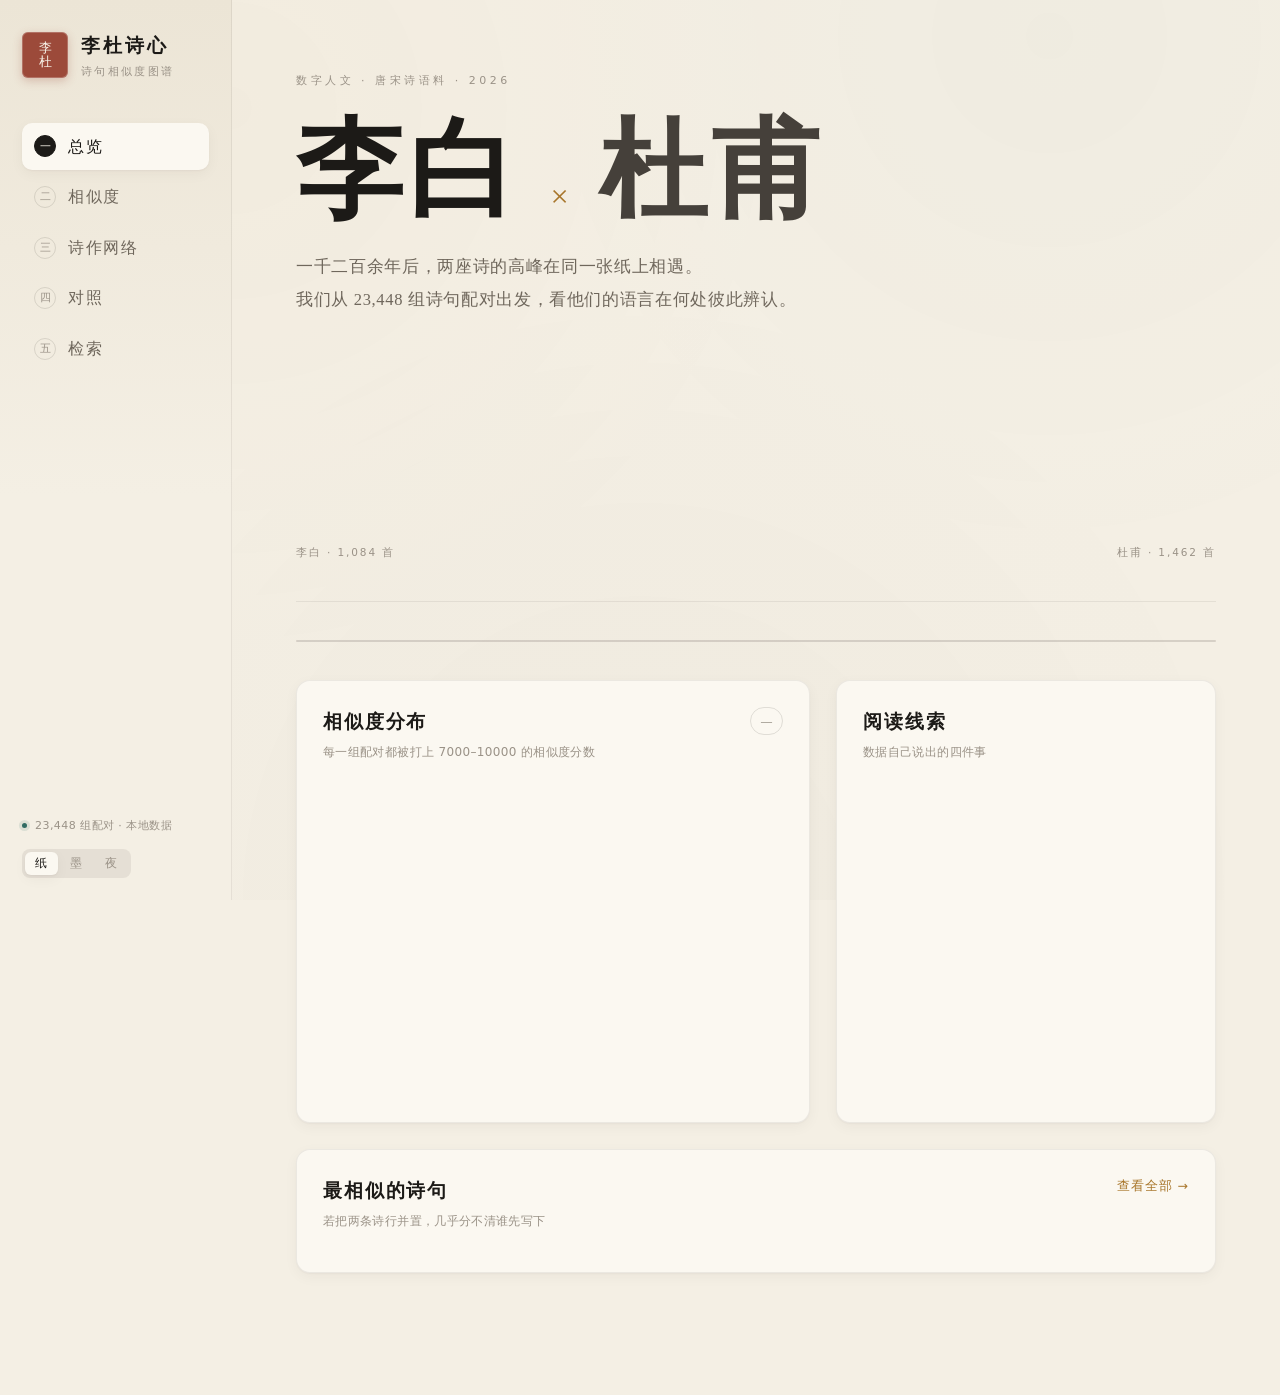
<file: index.html>
<!DOCTYPE html>
<html lang="zh-CN">
<head>
<meta charset="UTF-8">
<meta http-equiv="refresh" content="0; url=site/index.html">
<title>李杜诗心 · 诗句相似度可视化</title>
</head>
<body style="font-family:serif;padding:48px;background:#f4efe4;color:#1c1a17">
<p>正在打开可视化页面…… 若没有自动跳转，请点击 <a href="site/index.html">site/index.html</a>。</p>
</body>
</html>
</file>
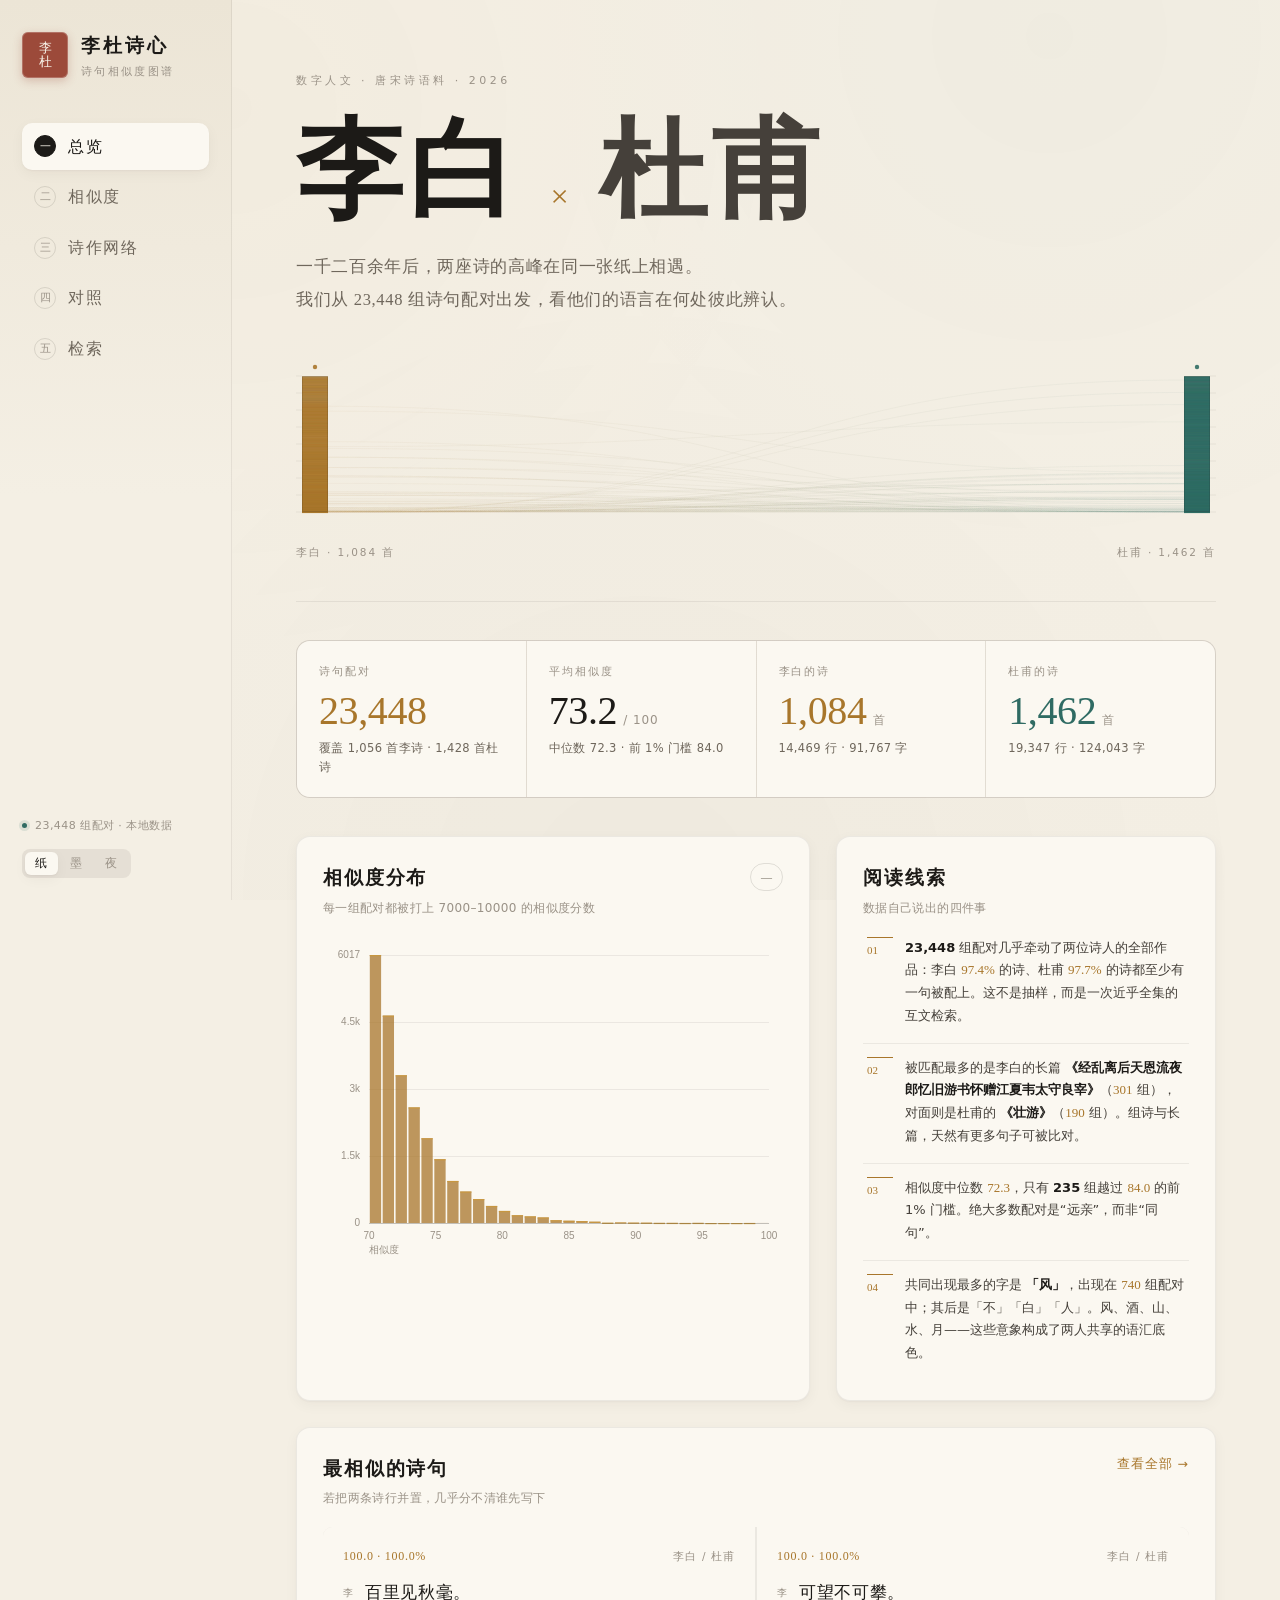
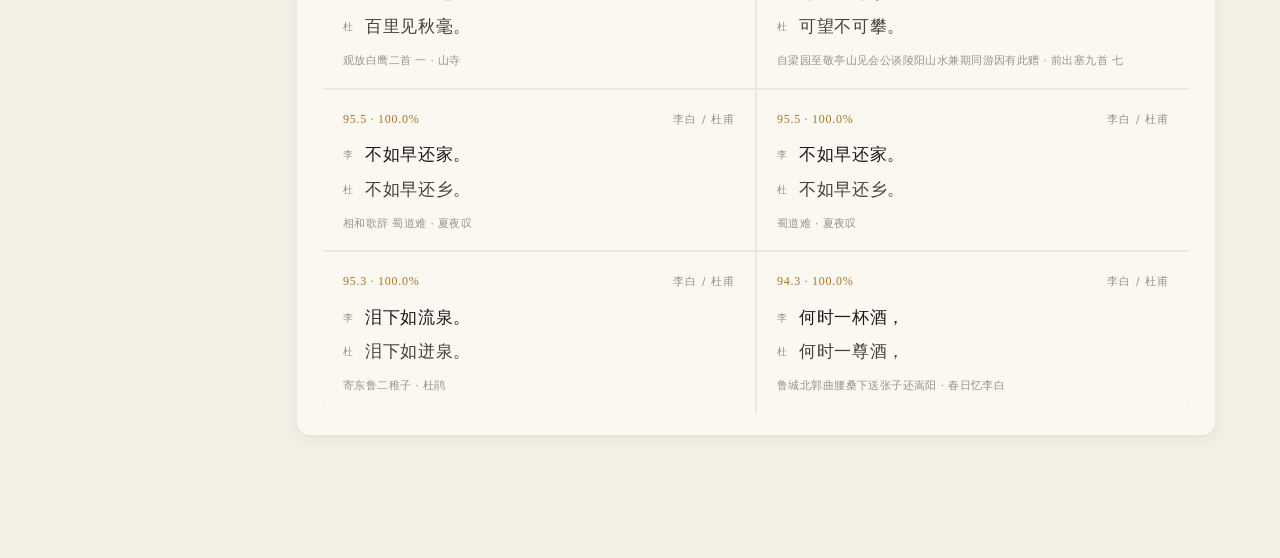
<file: site/index.html>
<!DOCTYPE html>
<html lang="zh-CN" data-theme="paper">
<head>
<meta charset="UTF-8">
<meta name="viewport" content="width=device-width, initial-scale=1.0">
<title>李杜诗心 · 李白与杜甫诗句相似度可视化</title>
<meta name="description" content="基于 23,448 组诗句配对，观察李白与杜甫两部诗集的文本关联。">
<link rel="stylesheet" href="styles.css">
</head>
<body>
<div class="grain" aria-hidden="true"></div>

<aside class="sidebar">
  <div class="brand">
    <div class="brand-seal" aria-hidden="true">李<br>杜</div>
    <div class="brand-text">
      <strong>李杜诗心</strong>
      <span>诗句相似度图谱</span>
    </div>
  </div>

  <nav class="nav" aria-label="主导航">
    <a href="#overview" class="nav-item is-active" data-view="overview">
      <span class="nav-glyph">一</span><span class="nav-label">总览</span>
    </a>
    <a href="#similarity" class="nav-item" data-view="similarity">
      <span class="nav-glyph">二</span><span class="nav-label">相似度</span>
    </a>
    <a href="#network" class="nav-item" data-view="network">
      <span class="nav-glyph">三</span><span class="nav-label">诗作网络</span>
    </a>
    <a href="#compare" class="nav-item" data-view="compare">
      <span class="nav-glyph">四</span><span class="nav-label">对照</span>
    </a>
    <a href="#search" class="nav-item" data-view="search">
      <span class="nav-glyph">五</span><span class="nav-label">检索</span>
    </a>
  </nav>

  <div class="sidebar-foot">
    <div class="data-note">
      <span class="dot"></span>
      <span>23,448 组配对 · 本地数据</span>
    </div>
    <div class="theme-switch" role="group" aria-label="主题">
      <button class="theme-btn is-active" data-theme="paper" title="宣纸">纸</button>
      <button class="theme-btn" data-theme="ink" title="墨色">墨</button>
      <button class="theme-btn" data-theme="night" title="夜">夜</button>
    </div>
  </div>
</aside>

<main class="main" id="main">
  <!-- ================= 总览 ================= -->
  <section class="view is-active" id="view-overview" data-view="overview">
    <header class="hero">
      <div class="hero-kicker reveal">数字人文 · 唐宋诗语料 · 2026</div>
      <h1 class="hero-title">
        <span class="reveal">李白</span><span class="hero-x reveal">×</span><span class="reveal">杜甫</span>
      </h1>
      <p class="hero-sub reveal">
        一千二百余年后，两座诗的高峰在同一张纸上相遇。<br>
        我们从 23,448 组诗句配对出发，看他们的语言在何处彼此辨认。
      </p>
      <div class="hero-strip reveal">
        <canvas id="heroCanvas" aria-label="诗作配对关系示意"></canvas>
        <div class="hero-axis"><span>李白 · 1,084 首</span><span>杜甫 · 1,462 首</span></div>
      </div>
    </header>

    <div class="kpi-row" id="kpiRow"></div>

    <div class="split">
      <div class="panel reveal">
        <div class="panel-head">
          <div>
            <h2>相似度分布</h2>
            <p>每一组配对都被打上 7000–10000 的相似度分数</p>
          </div>
          <div class="panel-badge" id="histPeak">—</div>
        </div>
        <div class="chart-box tall"><canvas id="histCanvas"></canvas></div>
      </div>
      <div class="panel reveal">
        <div class="panel-head">
          <div>
            <h2>阅读线索</h2>
            <p>数据自己说出的四件事</p>
          </div>
        </div>
        <ol class="findings" id="findingList"></ol>
      </div>
    </div>

    <div class="panel reveal">
      <div class="panel-head">
        <div>
          <h2>最相似的诗句</h2>
          <p>若把两条诗行并置，几乎分不清谁先写下</p>
        </div>
        <a class="text-link" href="#search" data-jump="search">查看全部 →</a>
      </div>
      <div class="twin-grid" id="twinGrid"></div>
    </div>
  </section>

  <!-- ================= 相似度 ================= -->
  <section class="view" id="view-similarity" data-view="similarity">
    <header class="page-head">
      <div class="page-kicker">二 · 相似度</div>
      <h1>语言的远近</h1>
      <p>分数越高，两条诗行在字面与意象上越接近。拖动阈值，观察配对如何从两万三千条中收束。</p>
    </header>

    <div class="threshold-bar">
      <div class="threshold-head">
        <label for="simRange">相似度阈值</label>
        <output id="simOut">7000</output>
      </div>
      <input type="range" id="simRange" min="7000" max="9000" step="10" value="7000">
      <div class="threshold-presets" id="simPresets">
        <button data-v="7000" class="is-active">全部</button>
        <button data-v="7226">中位数</button>
        <button data-v="7728">前 10%</button>
        <button data-v="7938">前 5%</button>
        <button data-v="8396">前 1%</button>
      </div>
    </div>

    <div class="kpi-row compact" id="thresholdKpi"></div>

    <div class="split wide-left">
      <div class="panel">
        <div class="panel-head">
          <div><h2>区间分布</h2><p>每 100 分为一档，柱高为配对数</p></div>
        </div>
        <div class="chart-box"><canvas id="distCanvas"></canvas></div>
      </div>
      <div class="panel">
        <div class="panel-head">
          <div><h2>累积曲线</h2><p>横轴为阈值，纵轴为保留的配对数</p></div>
        </div>
        <div class="chart-box"><canvas id="cumCanvas"></canvas></div>
      </div>
    </div>

    <div class="split">
      <div class="panel">
        <div class="panel-head"><div><h2>双方视角</h2><p>同一批配对，李杜各占一端</p></div></div>
        <div class="mini-stats" id="sideStats"></div>
      </div>
      <div class="panel">
        <div class="panel-head"><div><h2>高分对</h2><p>当前阈值下最接近的十组</p></div></div>
        <div class="rank-list" id="topPairs"></div>
      </div>
    </div>
  </section>

  <!-- ================= 网络 ================= -->
  <section class="view" id="view-network" data-view="network">
    <header class="page-head">
      <div class="page-kicker">三 · 诗作网络</div>
      <h1>谁与谁相连</h1>
      <p>每首诗是一个节点，一次配对是一条边。左侧为李白，右侧为杜甫；<br>节点越大、边越密，说明这首诗被卷入了越多对话。</p>
    </header>

    <div class="net-toolbar">
      <div class="seg" role="group" aria-label="网络规模">
        <button data-net="60" class="is-active">60 首</button>
        <button data-net="120">120 首</button>
        <button data-net="200">200 首</button>
        <button data-net="ALL">全部</button>
      </div>
      <label class="check"><input type="checkbox" id="netLabels" checked> 显示诗题</label>
      <label class="check"><input type="checkbox" id="netEdge"> 边权</label>
      <div class="net-hint" id="netHint">拖动节点 · 滚轮缩放 · 点击查看</div>
    </div>

    <div class="net-wrap">
      <div class="net-stage">
        <canvas id="netCanvas"></canvas>
        <div class="net-legend">
          <span><i class="swatch lb"></i>李白</span>
          <span><i class="swatch df"></i>杜甫</span>
          <span class="muted">节点面积 ∝ 配对数</span>
        </div>
        <button class="net-reset" id="netReset">重置视图</button>
      </div>
      <aside class="detail-panel" id="netDetail">
        <div class="detail-empty">
          <p>点选任意诗作</p>
          <span>查看它的配对对象与代表诗句</span>
        </div>
      </aside>
    </div>

    <div class="panel">
      <div class="panel-head">
        <div><h2>配对最多的诗作</h2><p>被反复匹配的，往往是长篇或组诗</p></div>
      </div>
      <div class="rank-columns" id="poemRank"></div>
    </div>
  </section>

  <!-- ================= 对照 ================= -->
  <section class="view" id="view-compare" data-view="compare">
    <header class="page-head">
      <div class="page-kicker">四 · 对照</div>
      <h1>句在诗中的位置</h1>
      <p>一组配对来自两首诗的某一句。横轴是李白句在诗中的位置，纵轴是杜甫句的位置——密集的带状区域，提示着某种对齐方式。</p>
    </header>

    <div class="panel">
      <div class="panel-head">
        <div><h2>位置散点</h2><p>颜色越亮，相似度越高；点的大小代表该位置上的配对数量</p></div>
        <div class="legend-inline"><span class="grad"></span><span>低 → 高相似度</span></div>
      </div>
      <div class="chart-box tall"><canvas id="scatterCanvas"></canvas></div>
    </div>

    <div class="split">
      <div class="panel">
        <div class="panel-head"><div><h2>共同语汇</h2><p>同一组配对中双方诗句都出现的字，按出现组数排序</p></div></div>
        <div class="char-grid" id="charGrid"></div>
      </div>
      <div class="panel">
        <div class="panel-head"><div><h2>诗长与配对</h2><p>横轴为诗的行数，纵轴为配对条目数（对数刻度）</p></div></div>
        <div class="chart-box"><canvas id="lenCanvas"></canvas></div>
      </div>
    </div>
  </section>

  <!-- ================= 检索 ================= -->
  <section class="view" id="view-search" data-view="search">
    <header class="page-head">
      <div class="page-kicker">五 · 检索</div>
      <h1>寻一句诗</h1>
      <p>输入一字、一词或一整句。例如「月」「长安」「醉如泥」。</p>
    </header>

    <div class="search-box">
      <div class="search-input-wrap">
        <span class="search-icon">⌕</span>
        <input id="q" type="search" placeholder="输入诗句、诗题或关键字" autocomplete="off" spellcheck="false">
        <button class="search-clear" id="qClear" aria-label="清空">×</button>
      </div>
      <div class="search-filters">
        <div class="seg" role="group" aria-label="检索范围">
          <button data-scope="both" class="is-active">两侧都找</button>
          <button data-scope="lb">只找李白句</button>
          <button data-scope="df">只找杜甫句</button>
        </div>
        <div class="filter-field">
          <label for="minSim">最低相似度 <b id="minSimOut">7000</b></label>
          <input type="range" id="minSim" min="7000" max="9000" step="10" value="7000">
        </div>
        <div class="filter-field">
          <label for="sortSel">排序</label>
          <select id="sortSel">
            <option value="sim">相似度从高到低</option>
            <option value="simAsc">相似度从低到高</option>
            <option value="len">句长</option>
          </select>
        </div>
      </div>
    </div>

    <div class="result-meta"><span id="resultCount">共 23,448 组</span><span id="resultTime"></span></div>
    <div class="result-list" id="resultList"></div>
    <div class="pager" id="pager"></div>
  </section>
</main>

<!-- 诗作详情 -->
<div class="modal" id="poemModal" aria-hidden="true">
  <div class="modal-backdrop" data-close></div>
  <div class="modal-card" role="dialog" aria-modal="true" aria-labelledby="modalTitle">
    <button class="modal-close" data-close aria-label="关闭">×</button>
    <div class="modal-body" id="modalBody"></div>
  </div>
</div>

<script src="data.js"></script>
<script src="data-model.js"></script>
<script src="app.js"></script>
</body>
</html>
</file>
<file: site/styles.css>
﻿/* =========================================================
   李杜诗心 — 视觉系统
   纸 · 墨 · 金（李白） · 青（杜甫）
   ========================================================= */

:root{
  --font-serif: "Noto Serif SC", "Source Han Serif SC", "Source Han Serif CN",
                "Songti SC", "STSong", "SimSun", "宋体", Georgia, serif;
  --font-sans: "Inter", "PingFang SC", "Microsoft YaHei UI", "Microsoft YaHei",
               "Segoe UI", system-ui, sans-serif;
  --font-num: "Iowan Old Style", "Palatino Linotype", Palatino, Georgia, serif;

  --paper: #f4efe4;
  --paper-2: #ece5d6;
  --card: #fbf8f1;
  --card-soft: #f7f2e8;
  --ink: #1c1a17;
  --ink-2: #45403a;
  --ink-3: #6f675c;
  --ink-4: #9a9287;
  --line: rgba(28, 26, 23, .12);
  --line-soft: rgba(28, 26, 23, .07);

  --gold: #a8762b;
  --gold-bright: #c9973f;
  --gold-soft: rgba(168, 118, 43, .12);
  --jade: #2f6b63;
  --jade-bright: #3f8a7f;
  --jade-soft: rgba(47, 107, 99, .12);
  --rust: #9c4a3a;

  --shadow-sm: 0 1px 2px rgba(40, 32, 20, .04), 0 4px 14px rgba(40, 32, 20, .045);
  --shadow-md: 0 2px 4px rgba(40, 32, 20, .05), 0 18px 44px rgba(40, 32, 20, .08);
  --radius: 14px;
  --radius-sm: 9px;
  --side-w: 232px;
  --ease: cubic-bezier(.22, .61, .36, 1);
}

html[data-theme="ink"]{
  --paper: #14161a;
  --paper-2: #191c21;
  --card: #1c2026;
  --card-soft: #22262d;
  --ink: #ece6da;
  --ink-2: #cfc7b9;
  --ink-3: #a59c8d;
  --ink-4: #776f63;
  --line: rgba(236, 230, 218, .14);
  --line-soft: rgba(236, 230, 218, .07);
  --gold: #d3a153;
  --gold-bright: #e5b76b;
  --gold-soft: rgba(211, 161, 83, .13);
  --jade: #6fb3a6;
  --jade-bright: #8ccabd;
  --jade-soft: rgba(111, 179, 166, .13);
  --shadow-sm: 0 1px 2px rgba(0, 0, 0, .3), 0 4px 14px rgba(0, 0, 0, .25);
  --shadow-md: 0 2px 4px rgba(0, 0, 0, .3), 0 18px 44px rgba(0, 0, 0, .4);
}

html[data-theme="night"]{
  --paper: #0b0d10;
  --paper-2: #101317;
  --card: #12161b;
  --card-soft: #171c22;
  --ink: #e7e2d6;
  --ink-2: #c8c1b3;
  --ink-3: #948c7e;
  --ink-4: #625b51;
  --line: rgba(231, 226, 214, .13);
  --line-soft: rgba(231, 226, 214, .06);
  --gold: #d8a851;
  --gold-bright: #f0c274;
  --gold-soft: rgba(216, 168, 81, .12);
  --jade: #67b0a3;
  --jade-bright: #8ad0c2;
  --jade-soft: rgba(103, 176, 163, .12);
  --shadow-sm: 0 1px 2px rgba(0, 0, 0, .4);
  --shadow-md: 0 2px 4px rgba(0, 0, 0, .4), 0 18px 44px rgba(0, 0, 0, .5);
}

*{ box-sizing: border-box; }
html{ scroll-behavior: smooth; }
html, body{ max-width: 100%; overflow-x: hidden; }
body{
  margin: 0;
  background: var(--paper);
  color: var(--ink);
  font-family: var(--font-sans);
  font-size: 15px;
  line-height: 1.65;
  -webkit-font-smoothing: antialiased;
  text-rendering: optimizeLegibility;
  overflow-x: hidden;
}

/* 纸纹 */
.grain{
  position: fixed; inset: 0; z-index: 0; pointer-events: none; opacity: .5;
  background-image:
    radial-gradient(circle at 18% 12%, rgba(168,118,43,.05), transparent 42%),
    radial-gradient(circle at 82% 4%, rgba(47,107,99,.045), transparent 38%),
    radial-gradient(circle at 50% 100%, rgba(28,26,23,.05), transparent 55%);
  mix-blend-mode: multiply;
}
html[data-theme="ink"] .grain, html[data-theme="night"] .grain{
  opacity: .55; mix-blend-mode: screen;
  background-image:
    radial-gradient(circle at 18% 10%, rgba(211,161,83,.09), transparent 45%),
    radial-gradient(circle at 84% 6%, rgba(111,179,166,.08), transparent 40%),
    radial-gradient(circle at 50% 100%, rgba(0,0,0,.5), transparent 60%);
}

::selection{ background: var(--gold-soft); color: var(--ink); }

/* ================= 侧边栏 ================= */
.sidebar{
  position: fixed; inset: 0 auto 0 0; width: var(--side-w); z-index: 40;
  display: flex; flex-direction: column;
  padding: 30px 22px 22px;
  background: linear-gradient(180deg, var(--paper-2), var(--paper) 55%);
  border-right: 1px solid var(--line-soft);
  backdrop-filter: blur(6px);
}
.brand{ display: flex; align-items: center; gap: 13px; margin-bottom: 42px; }
.brand-seal{
  width: 46px; height: 46px; flex: none;
  display: grid; place-items: center;
  font-family: var(--font-serif); font-size: 13px; line-height: 1.08; letter-spacing: 0;
  color: #f7f2e8; background: var(--rust);
  border-radius: 6px;
  box-shadow: inset 0 0 0 1px rgba(255,255,255,.22), 0 3px 10px rgba(156,74,58,.28);
}
.brand-text{ display: flex; flex-direction: column; gap: 2px; }
.brand-text strong{
  font-family: var(--font-serif); font-weight: 600; font-size: 19px;
  letter-spacing: .16em; color: var(--ink);
}
.brand-text span{ font-size: 10.5px; letter-spacing: .22em; color: var(--ink-4); }

.nav{ display: flex; flex-direction: column; gap: 3px; }
.nav-item{
  display: flex; align-items: center; gap: 12px;
  padding: 11px 12px; border-radius: 10px;
  color: var(--ink-3); text-decoration: none;
  font-family: var(--font-serif); font-size: 15.5px; letter-spacing: .1em;
  transition: color .25s var(--ease), background .25s var(--ease), transform .25s var(--ease);
}
.nav-glyph{
  width: 22px; height: 22px; flex: none; display: grid; place-items: center;
  font-size: 10.5px; font-family: var(--font-sans); letter-spacing: 0;
  border: 1px solid var(--line); border-radius: 50%; color: var(--ink-4);
  transition: all .25s var(--ease);
}
.nav-item:hover{ color: var(--ink); background: var(--line-soft); }
.nav-item.is-active{ color: var(--ink); background: var(--card); box-shadow: var(--shadow-sm); }
.nav-item.is-active .nav-glyph{ background: var(--ink); border-color: var(--ink); color: var(--paper); }

.sidebar-foot{ margin-top: auto; display: flex; flex-direction: column; gap: 14px; }
.data-note{
  display: flex; align-items: center; gap: 8px;
  font-size: 11px; letter-spacing: .04em; color: var(--ink-4);
}
.dot{
  width: 5px; height: 5px; border-radius: 50%; background: var(--jade);
  box-shadow: 0 0 0 3px var(--jade-soft);
}
.theme-switch{ display: inline-flex; padding: 3px; gap: 2px; background: var(--line-soft); border-radius: 8px; width: fit-content; }
.theme-btn{
  border: 0; background: transparent; color: var(--ink-4); cursor: pointer;
  padding: 4px 10px; border-radius: 6px; font-family: var(--font-serif);
  font-size: 11.5px; letter-spacing: .1em; transition: all .2s;
}
.theme-btn:hover{ color: var(--ink-2); }
.theme-btn.is-active{ background: var(--card); color: var(--ink); box-shadow: var(--shadow-sm); }

/* ================= 主区 ================= */
.main{
  position: relative; z-index: 1;
  margin-left: var(--side-w);
  padding: 64px clamp(28px, 5vw, 76px) 96px;
  max-width: calc(var(--side-w) + 1240px);
  min-width: 0;
}
.view{ display: none; }
.view.is-active{ display: block; animation: viewIn .55s var(--ease) both; }
@keyframes viewIn{ from{ opacity: 0; transform: translateY(14px); } to{ opacity: 1; transform: none; } }

.reveal{ animation: revealUp .8s var(--ease) both; }
@keyframes revealUp{ from{ opacity: 0; transform: translateY(18px); } to{ opacity: 1; transform: none; } }

.hero{ padding: 8px 0 40px; border-bottom: 1px solid var(--line-soft); margin-bottom: 38px; }
.hero-kicker{
  font-size: 11px; letter-spacing: .32em; color: var(--ink-4);
  text-transform: uppercase; margin-bottom: 26px;
}
.hero-title{
  font-family: var(--font-serif); font-weight: 600;
  font-size: clamp(52px, 8.4vw, 108px); line-height: 1.02; letter-spacing: .04em;
  margin: 0 0 24px; color: var(--ink);
  display: flex; align-items: baseline; gap: clamp(12px, 2.4vw, 30px); flex-wrap: wrap;
}
.hero-title span:nth-child(1){ color: var(--ink); }
.hero-title span:nth-child(3){ color: var(--ink-2); }
.hero-x{
  font-size: .3em; font-family: var(--font-num); font-weight: 400;
  color: var(--gold); letter-spacing: 0; transform: translateY(-.35em);
}
.hero-sub{
  max-width: 640px; margin: 0; color: var(--ink-3);
  font-family: var(--font-serif); font-size: 16.5px; line-height: 2; letter-spacing: .04em;
}
.hero-strip{ margin-top: 42px; position: relative; }
#heroCanvas{ display: block; width: 100%; height: 176px; }
.hero-axis{
  display: flex; justify-content: space-between;
  font-size: 10.5px; letter-spacing: .18em; color: var(--ink-4); margin-top: 10px;
}

/* KPI */
.kpi-row{
  display: grid; grid-template-columns: repeat(4, minmax(0, 1fr));
  gap: 1px; background: var(--line-soft);
  border: 1px solid var(--line-soft); border-radius: var(--radius);
  overflow: hidden; margin-bottom: 38px;
}
.kpi{
  background: var(--card); padding: 22px 22px 20px; position: relative;
  transition: background .3s var(--ease);
}
.kpi:hover{ background: var(--card-soft); }
.kpi-label{ font-size: 11px; letter-spacing: .18em; color: var(--ink-4); margin-bottom: 10px; }
.kpi-val{
  font-family: var(--font-num); font-size: clamp(28px, 3.2vw, 40px); line-height: 1;
  color: var(--ink); letter-spacing: -.01em;
}
.kpi-val small{ font-family: var(--font-sans); font-size: 12px; color: var(--ink-4); letter-spacing: .08em; margin-left: 6px; }
.kpi-sub{ font-size: 11.5px; color: var(--ink-3); margin-top: 8px; letter-spacing: .03em; }
.kpi.accent-gold .kpi-val{ color: var(--gold); }
.kpi.accent-jade .kpi-val{ color: var(--jade); }
.kpi-row.compact{ grid-template-columns: repeat(3, minmax(0, 1fr)); }
.kpi-row.compact .kpi{ padding: 16px 18px; }
.kpi-row.compact .kpi-val{ font-size: 26px; }

/* 面板 */
.panel{
  background: var(--card); border: 1px solid var(--line-soft);
  border-radius: var(--radius); padding: 26px 26px 22px;
  box-shadow: var(--shadow-sm); margin-bottom: 26px;
  min-width: 0;
}
.panel-head{ display: flex; align-items: flex-start; justify-content: space-between; gap: 18px; margin-bottom: 18px; }
.panel-head h2{
  font-family: var(--font-serif); font-size: 18.5px; font-weight: 600;
  letter-spacing: .1em; margin: 0 0 5px; color: var(--ink);
}
.panel-head p{ margin: 0; font-size: 12px; color: var(--ink-4); letter-spacing: .03em; }
.panel-badge{
  font-family: var(--font-num); font-size: 11px; color: var(--ink-3);
  border: 1px solid var(--line); padding: 4px 10px; border-radius: 99px; white-space: nowrap;
}
.split{ display: grid; grid-template-columns: minmax(0, 1.15fr) minmax(0, .85fr); gap: 26px; }
.split.wide-left{ grid-template-columns: minmax(0, 1.35fr) minmax(0, .65fr); }
.split > .panel{ margin-bottom: 26px; }

.chart-box{ position: relative; width: 100%; height: 268px; }
.chart-box.tall{ height: 320px; }
.chart-box canvas{ display: block; width: 100%; height: 100%; }
.text-link{ color: var(--gold); text-decoration: none; font-size: 12.5px; letter-spacing: .08em; white-space: nowrap; }
.text-link:hover{ color: var(--gold-bright); }

/* findings */
.findings{ list-style: none; margin: 0; padding: 0; display: flex; flex-direction: column; gap: 2px; }
.findings li{
  display: grid; grid-template-columns: 26px 1fr; gap: 12px;
  padding: 13px 4px; border-top: 1px solid var(--line-soft);
  font-size: 13px; line-height: 1.75; color: var(--ink-2);
}
.findings li:first-child{ border-top: 0; padding-top: 0; }
.findings .f-num{
  font-family: var(--font-num); font-size: 11px; color: var(--gold);
  border-top: 1px solid currentColor; padding-top: 3px; height: fit-content;
}
.findings b{ color: var(--ink); font-weight: 600; }
.findings em{ font-style: normal; color: var(--gold); font-family: var(--font-num); }

/* twin grid */
.twin-grid{ display: grid; grid-template-columns: repeat(2, minmax(0, 1fr)); gap: 2px; background: var(--line-soft); border-radius: var(--radius-sm); overflow: hidden; }
.twin{
  background: var(--card); padding: 20px 20px 18px; cursor: pointer;
  transition: background .25s var(--ease); position: relative;
}
.twin:hover{ background: var(--card-soft); }
.twin-top{ display: flex; align-items: center; justify-content: space-between; margin-bottom: 12px; }
.twin-score{ font-family: var(--font-num); font-size: 12px; color: var(--gold); letter-spacing: .06em; }
.twin-src{ font-size: 10.5px; letter-spacing: .1em; color: var(--ink-4); }
.twin-lines{ display: flex; flex-direction: column; gap: 7px; }
.twin-lines .ln{ font-family: var(--font-serif); font-size: 16.5px; color: var(--ink); letter-spacing: .04em; display: flex; gap: 8px; }
.twin-lines .ln i{ font-family: var(--font-sans); font-style: normal; font-size: 9.5px; color: var(--ink-4); padding-top: 6px; width: 14px; flex: none; letter-spacing: 0; }
.twin-lines .lb{ color: var(--ink); }
.twin-lines .df{ color: var(--ink-2); }
.twin-foot{ margin-top: 12px; font-size: 10.5px; color: var(--ink-4); letter-spacing: .04em; }

/* ================= 页头 ================= */
.page-head{ padding: 4px 0 30px; border-bottom: 1px solid var(--line-soft); margin-bottom: 30px; }
.page-kicker{ font-size: 10.5px; letter-spacing: .3em; color: var(--gold); margin-bottom: 14px; }
.page-head h1{
  font-family: var(--font-serif); font-weight: 600; font-size: clamp(34px, 4.4vw, 52px);
  letter-spacing: .08em; margin: 0 0 14px;
}
.page-head p{ margin: 0; max-width: 660px; color: var(--ink-3); font-family: var(--font-serif); font-size: 15px; line-height: 1.95; }

/* ================= 阈值 ================= */
.threshold-bar{
  background: var(--card); border: 1px solid var(--line-soft);
  border-radius: var(--radius); padding: 20px 24px; margin-bottom: 24px;
  box-shadow: var(--shadow-sm);
}
.threshold-head{ display: flex; align-items: baseline; justify-content: space-between; margin-bottom: 8px; }
.threshold-head label{ font-size: 11px; letter-spacing: .2em; color: var(--ink-4); }
#simOut{
  font-family: var(--font-num); font-size: 26px; color: var(--gold); letter-spacing: .02em;
  font-variant-numeric: tabular-nums;
}
input[type="range"]{
  -webkit-appearance: none; appearance: none; width: 100%; height: 3px;
  background: linear-gradient(90deg, var(--gold) 0%, var(--gold) var(--fill, 0%), var(--line) var(--fill, 0%), var(--line) 100%);
  border-radius: 99px; outline: none; margin: 10px 0 16px; cursor: pointer;
}
input[type="range"]::-webkit-slider-thumb{
  -webkit-appearance: none; width: 15px; height: 15px; border-radius: 50%;
  background: var(--card); border: 1.5px solid var(--gold); box-shadow: 0 1px 4px rgba(0,0,0,.18);
  transition: transform .15s;
}
input[type="range"]::-webkit-slider-thumb:hover{ transform: scale(1.18); }
input[type="range"]::-moz-range-thumb{
  width: 14px; height: 14px; border-radius: 50%; background: var(--card);
  border: 1.5px solid var(--gold);
}
.threshold-presets{ display: flex; gap: 6px; flex-wrap: wrap; }
.threshold-presets button, .seg button{
  border: 1px solid var(--line); background: transparent; color: var(--ink-3);
  padding: 6px 13px; border-radius: 99px; cursor: pointer;
  font-family: var(--font-serif); font-size: 12px; letter-spacing: .08em;
  transition: all .22s var(--ease);
}
.threshold-presets button:hover, .seg button:hover{ color: var(--ink); border-color: var(--ink-4); }
.threshold-presets button.is-active, .seg button.is-active{
  background: var(--ink); color: var(--paper); border-color: var(--ink);
}

/* ================= 网络 ================= */
.net-toolbar{
  display: flex; align-items: center; gap: 20px; flex-wrap: wrap;
  margin-bottom: 16px;
}
.seg{ display: inline-flex; gap: 5px; flex-wrap: wrap; }
.check{ display: inline-flex; align-items: center; gap: 7px; font-size: 12px; color: var(--ink-3); cursor: pointer; letter-spacing: .04em; }
.check input{ accent-color: var(--gold); }
.net-hint{ margin-left: auto; font-size: 11px; color: var(--ink-4); letter-spacing: .05em; }

.net-wrap{ display: grid; grid-template-columns: minmax(0, 1fr) 318px; gap: 24px; margin-bottom: 26px; }
.net-stage{
  position: relative; height: 560px; background: var(--card);
  border: 1px solid var(--line-soft); border-radius: var(--radius);
  overflow: hidden; box-shadow: var(--shadow-sm);
}
.net-stage canvas{ display: block; width: 100%; height: 100%; cursor: grab; }
.net-stage canvas:active{ cursor: grabbing; }
.net-legend{
  position: absolute; left: 16px; bottom: 14px;
  display: flex; gap: 14px; align-items: center;
  font-size: 10.5px; color: var(--ink-3); letter-spacing: .05em;
  background: color-mix(in srgb, var(--card) 82%, transparent);
  padding: 6px 11px; border-radius: 99px; border: 1px solid var(--line-soft);
  backdrop-filter: blur(6px);
}
.swatch{ width: 8px; height: 8px; border-radius: 50%; display: inline-block; margin-right: 5px; }
.swatch.lb{ background: var(--gold); }
.swatch.df{ background: var(--jade); }
.muted{ color: var(--ink-4); }
.net-reset{
  position: absolute; right: 14px; bottom: 14px;
  border: 1px solid var(--line); background: var(--card); color: var(--ink-3);
  padding: 5px 11px; border-radius: 99px; font-size: 10.5px; letter-spacing: .06em;
  cursor: pointer; transition: all .2s;
}
.net-reset:hover{ color: var(--ink); border-color: var(--ink-4); }

.detail-panel{
  background: var(--card); border: 1px solid var(--line-soft);
  border-radius: var(--radius); padding: 22px; height: 560px; overflow-y: auto;
  box-shadow: var(--shadow-sm);
}
.detail-empty{ height: 100%; display: flex; flex-direction: column; align-items: center; justify-content: center; color: var(--ink-4); text-align: center; gap: 4px; }
.detail-empty p{ font-family: var(--font-serif); font-size: 16px; color: var(--ink-3); margin: 0; letter-spacing: .1em; }
.detail-empty span{ font-size: 11px; }
.detail-poet{ font-size: 10px; letter-spacing: .2em; margin-bottom: 8px; }
.detail-poet.lb{ color: var(--gold); }
.detail-poet.df{ color: var(--jade); }
.detail-title{ font-family: var(--font-serif); font-size: 21px; font-weight: 600; line-height: 1.45; margin: 0 0 14px; letter-spacing: .05em; }
.detail-stats{ display: grid; grid-template-columns: 1fr 1fr; gap: 10px; margin: 16px 0 18px; }
.detail-stat{ background: var(--card-soft); border-radius: var(--radius-sm); padding: 9px 11px; }
.detail-stat span{ display: block; font-size: 9.5px; letter-spacing: .14em; color: var(--ink-4); margin-bottom: 3px; }
.detail-stat b{ font-family: var(--font-num); font-size: 18px; font-weight: 400; color: var(--ink); }
.detail-label{ font-size: 10px; letter-spacing: .18em; color: var(--ink-4); margin: 16px 0 8px; }
.detail-link{
  display: block; width: 100%; text-align: left; cursor: pointer;
  border: 1px solid var(--line-soft); background: var(--card-soft); border-radius: var(--radius-sm);
  padding: 9px 12px; margin-bottom: 6px; transition: all .2s var(--ease);
}
.detail-link:hover{ border-color: var(--line); transform: translateX(2px); }
.detail-link .t{ font-family: var(--font-serif); font-size: 13px; color: var(--ink); display: block; overflow: hidden; text-overflow: ellipsis; white-space: nowrap; }
.detail-link .m{ font-size: 10px; color: var(--ink-4); font-family: var(--font-num); }
.detail-btn{
  width: 100%; margin-top: 16px; padding: 9px; border-radius: var(--radius-sm);
  border: 1px solid var(--ink); background: var(--ink); color: var(--paper);
  font-family: var(--font-serif); font-size: 12.5px; letter-spacing: .14em; cursor: pointer;
  transition: opacity .2s;
}
.detail-btn:hover{ opacity: .86; }

.rank-columns{ display: grid; grid-template-columns: 1fr 1fr; gap: 26px; }
.rank-head{ display: flex; align-items: baseline; gap: 9px; margin-bottom: 10px; }
.rank-head b{ font-family: var(--font-serif); font-size: 14.5px; letter-spacing: .1em; font-weight: 600; }
.rank-head span{ font-size: 10.5px; color: var(--ink-4); }
.rank-row{
  display: grid; grid-template-columns: 22px 1fr auto; gap: 10px; align-items: center;
  padding: 9px 8px; border-top: 1px solid var(--line-soft); cursor: pointer;
  border-radius: 7px; transition: background .2s;
}
.rank-row:hover{ background: var(--card-soft); }
.rank-row .n{ font-family: var(--font-num); font-size: 11px; color: var(--ink-4); }
.rank-row .t{ font-family: var(--font-serif); font-size: 13.5px; color: var(--ink); overflow: hidden; text-overflow: ellipsis; white-space: nowrap; }
.rank-row .v{ font-family: var(--font-num); font-size: 12px; color: var(--gold); }

/* ================= 对照 ================= */
.legend-inline{ display: flex; align-items: center; gap: 8px; font-size: 10.5px; color: var(--ink-4); letter-spacing: .05em; }
.grad{
  width: 72px; height: 6px; border-radius: 99px; display: inline-block;
  background: linear-gradient(90deg, color-mix(in srgb, var(--gold) 22%, transparent), var(--gold));
}
.char-grid{ display: grid; grid-template-columns: repeat(auto-fill, minmax(118px, 1fr)); gap: 7px; }
.char-cell{
  border: 1px solid var(--line-soft); border-radius: var(--radius-sm);
  padding: 10px 11px 9px; background: var(--card-soft); cursor: default;
  transition: all .22s var(--ease); position: relative; overflow: hidden;
}
.char-cell:hover{ border-color: var(--gold); transform: translateY(-1px); }
.char-cell .ch{ font-family: var(--font-serif); font-size: 25px; line-height: 1; color: var(--ink); }
.char-cell .meta{ display: flex; justify-content: space-between; align-items: baseline; margin-top: 7px; font-size: 9.5px; color: var(--ink-4); letter-spacing: .04em; }
.char-cell .meta b{ font-family: var(--font-num); font-size: 12px; font-weight: 400; color: var(--gold); }
.char-bar{ position: absolute; left: 0; bottom: 0; height: 2px; background: var(--gold); opacity: .5; }

/* ================= 检索 ================= */
.search-box{
  background: var(--card); border: 1px solid var(--line-soft); border-radius: var(--radius);
  padding: 22px 24px; margin-bottom: 20px; box-shadow: var(--shadow-sm);
}
.search-input-wrap{ position: relative; display: flex; align-items: center; }
.search-icon{ position: absolute; left: 4px; font-size: 21px; color: var(--ink-4); pointer-events: none; }
#q{
  flex: 1; border: 0; border-bottom: 1px solid var(--line); background: transparent;
  font-family: var(--font-serif); font-size: clamp(20px, 2.6vw, 28px); color: var(--ink);
  padding: 6px 36px 12px 32px; outline: none; letter-spacing: .06em;
  transition: border-color .25s;
}
#q::placeholder{ color: var(--ink-4); font-size: .72em; letter-spacing: .08em; }
#q:focus{ border-color: var(--gold); }
.search-clear{
  position: absolute; right: 0; border: 0; background: transparent; color: var(--ink-4);
  font-size: 18px; cursor: pointer; padding: 4px 8px; opacity: 0; pointer-events: none; transition: opacity .2s;
}
.search-clear.show{ opacity: 1; pointer-events: auto; }
.search-filters{ display: flex; align-items: flex-end; gap: 26px; flex-wrap: wrap; margin-top: 20px; }
.filter-field{ display: flex; flex-direction: column; gap: 4px; min-width: 190px; flex: 1; }
.filter-field label{ font-size: 10.5px; letter-spacing: .14em; color: var(--ink-4); }
.filter-field label b{ font-family: var(--font-num); font-size: 12px; color: var(--gold); font-weight: 400; }
.filter-field input[type="range"]{ margin: 4px 0 0; }
select{
  border: 1px solid var(--line); background: var(--card); color: var(--ink-2);
  border-radius: 8px; padding: 6px 9px; font-family: var(--font-sans); font-size: 12px; outline: none;
}
.result-meta{
  display: flex; justify-content: space-between; align-items: baseline;
  padding: 0 4px 12px; font-size: 11px; letter-spacing: .08em; color: var(--ink-4);
  border-bottom: 1px solid var(--line-soft); margin-bottom: 2px;
}
.result-list{ display: flex; flex-direction: column; }
.result{
  display: grid; grid-template-columns: minmax(0, 1fr) 92px; gap: 20px; align-items: center;
  padding: 17px 8px; border-bottom: 1px solid var(--line-soft);
  transition: background .2s; cursor: pointer;
}
.result:hover{ background: var(--card); }
.result-poem{ font-family: var(--font-serif); font-size: 17px; color: var(--ink); letter-spacing: .04em; }
.result-poem mark{ background: var(--gold-soft); color: var(--ink); padding: 0 2px; border-radius: 2px; }
.result-meta-line{ display: flex; gap: 10px; align-items: baseline; margin-top: 5px; font-size: 10.5px; color: var(--ink-4); letter-spacing: .04em; }
.result-meta-line .tag{ color: var(--gold); }
.result-meta-line .tag.df{ color: var(--jade); }
.result-meta-line .dotsep{ opacity: .4; }
.result-right{ text-align: right; }
.result-score{ font-family: var(--font-num); font-size: 19px; color: var(--gold); font-variant-numeric: tabular-nums; }
.score-bar{ height: 2px; background: var(--line); border-radius: 99px; margin-top: 5px; overflow: hidden; }
.score-bar i{ display: block; height: 100%; background: var(--gold); border-radius: 99px; }
.pager{ display: flex; justify-content: center; align-items: center; gap: 6px; padding: 26px 0 0; }
.pager button{
  min-width: 32px; height: 32px; padding: 0 9px; border: 1px solid var(--line);
  background: transparent; color: var(--ink-3); border-radius: 8px; cursor: pointer;
  font-family: var(--font-num); font-size: 12px; transition: all .2s;
}
.pager button:hover:not(:disabled){ border-color: var(--ink-4); color: var(--ink); }
.pager button.is-active{ background: var(--ink); border-color: var(--ink); color: var(--paper); }
.pager button:disabled{ opacity: .35; cursor: default; }
.pager .gap{ color: var(--ink-4); font-size: 12px; padding: 0 3px; }
.empty-state{ padding: 70px 0; text-align: center; color: var(--ink-4); font-family: var(--font-serif); font-size: 15px; letter-spacing: .1em; }

/* ================= 详情弹层 ================= */
.modal{ position: fixed; inset: 0; z-index: 90; display: none; }
.modal.is-open{ display: block; }
.modal-backdrop{ position: absolute; inset: 0; background: rgba(16,14,11,.44); backdrop-filter: blur(4px); animation: fadeIn .3s ease both; }
@keyframes fadeIn{ from{ opacity: 0; } to{ opacity: 1; } }
.modal-card{
  position: relative; margin: 6vh auto; width: min(720px, calc(100% - 40px));
  max-height: 86vh; overflow-y: auto; background: var(--card);
  border-radius: 16px; box-shadow: var(--shadow-md);
  animation: modalIn .45s var(--ease) both; border: 1px solid var(--line-soft);
}
@keyframes modalIn{ from{ opacity: 0; transform: translateY(22px) scale(.985); } to{ opacity: 1; transform: none; } }
.modal-close{
  position: sticky; top: 14px; float: right; margin-right: 14px; z-index: 2;
  width: 32px; height: 32px; border-radius: 50%; border: 1px solid var(--line);
  background: color-mix(in srgb, var(--card) 88%, transparent); color: var(--ink-3);
  font-size: 18px; cursor: pointer; backdrop-filter: blur(6px);
}
.modal-close:hover{ color: var(--ink); }
.modal-body{ padding: 34px 38px 38px; }
.mp-poet{ font-size: 10px; letter-spacing: .24em; margin-bottom: 8px; }
.mp-poet.lb{ color: var(--gold); }
.mp-poet.df{ color: var(--jade); }
.mp-title{ font-family: var(--font-serif); font-size: 26px; font-weight: 600; letter-spacing: .05em; margin: 0 0 6px; }
.mp-meta{ font-size: 11px; color: var(--ink-4); letter-spacing: .06em; margin-bottom: 22px; }
.mp-lines{ display: flex; flex-direction: column; gap: 3px; margin-bottom: 26px; }
.mp-line{
  display: grid; grid-template-columns: 26px 1fr; gap: 12px; align-items: baseline;
  font-family: var(--font-serif); font-size: 17.5px; letter-spacing: .06em;
  padding: 6px 10px; border-radius: 8px; color: var(--ink-2); transition: background .2s;
}
.mp-line .i{ font-family: var(--font-num); font-size: 10px; color: var(--ink-4); }
.mp-line.hit{ border-left: 2px solid var(--gold); background: var(--gold-soft); color: var(--ink); border-radius: 3px 8px 8px 3px; }
.mp-line.hit .i{ color: var(--gold); }
.mp-line.dim{ opacity: .38; }
.mp-line.dim .i{ opacity: .7; }
.mp-sec{ font-size: 10px; letter-spacing: .2em; color: var(--ink-4); margin: 0 0 10px; padding-top: 20px; border-top: 1px solid var(--line-soft); }
.mp-match{
  display: grid; grid-template-columns: 1fr auto; gap: 14px; align-items: center;
  padding: 12px 0; border-bottom: 1px solid var(--line-soft);
}
.mp-match .a{ font-family: var(--font-serif); font-size: 15px; color: var(--ink); }
.mp-match .b{ font-family: var(--font-serif); font-size: 15px; color: var(--ink-3); margin-top: 3px; }
.mp-match .b::before{ content: "↳ "; color: var(--ink-4); }
.mp-match .s{ font-family: var(--font-num); font-size: 15px; color: var(--gold); }
.mp-match .p{ font-size: 10px; color: var(--ink-4); text-align: right; margin-top: 2px; max-width: 190px; overflow: hidden; text-overflow: ellipsis; white-space: nowrap; }

/* 提示 */
.toast{
  position: fixed; left: 50%; bottom: 34px; transform: translate(-50%, 20px);
  background: var(--ink); color: var(--paper); font-size: 12px; letter-spacing: .06em;
  padding: 9px 18px; border-radius: 99px; z-index: 120; opacity: 0;
  transition: all .35s var(--ease); pointer-events: none;
}
.toast.show{ opacity: 1; transform: translate(-50%, 0); }

/* 图表浮现提示 */
.chart-tip{
  position: fixed; z-index: 130; pointer-events: none; opacity: 0;
  transform: translateY(4px); transition: opacity .15s var(--ease), transform .15s var(--ease);
  background: var(--ink); color: var(--paper); border-radius: 9px;
  padding: 9px 12px; font-size: 11.5px; line-height: 1.7; letter-spacing: .03em;
  box-shadow: 0 8px 26px rgba(0,0,0,.24); max-width: 260px;
}
.chart-tip.show{ opacity: 1; transform: none; }
.chart-tip b{ font-family: var(--font-num); font-size: 13px; font-weight: 500; letter-spacing: .04em; }
.chart-tip .tip-dim{ display: block; color: color-mix(in srgb, var(--paper) 62%, transparent); font-size: 10px; margin-top: 1px; }

/* 双方视角 */
.mini-stats{ display: flex; flex-direction: column; gap: 16px; }
.mini-stat{
  border: 1px solid var(--line-soft); border-radius: var(--radius-sm);
  padding: 14px 16px; background: var(--card-soft);
}
.ms-label{ display: block; font-size: 10px; letter-spacing: .18em; color: var(--ink-4); margin-bottom: 4px; }
.mini-stat b{ font-family: var(--font-num); font-size: 28px; font-weight: 400; color: var(--ink); line-height: 1.1; }
.ms-unit{ font-size: 11px; color: var(--ink-3); margin-left: 5px; letter-spacing: .04em; }
.ms-bar{ height: 3px; background: var(--line); border-radius: 99px; margin: 9px 0 6px; overflow: hidden; }
.ms-bar i{ display: block; height: 100%; border-radius: 99px; }
.ms-note{ font-size: 10.5px; color: var(--ink-4); letter-spacing: .03em; }

/* 结果行内分隔与高亮 */
.result-sep{ color: var(--ink-4); margin: 0 9px; font-family: var(--font-sans); font-size: .82em; }
.result-poem mark{ background: var(--gold-soft); color: var(--ink); box-shadow: inset 0 -1px 0 var(--gold); }
#topPairs .rank-row .sep{ margin: 0 7px; color: var(--ink-4); }

/* ================= 响应式 ================= */
@media (max-width: 1180px){
  .split, .split.wide-left{ grid-template-columns: 1fr; }
  .net-wrap{ grid-template-columns: minmax(0, 1fr) 290px; }
  .twin-grid{ grid-template-columns: 1fr; }
}
@media (max-width: 900px){
  :root{ --side-w: 0px; }
  .sidebar{
    position: sticky; top: 0; inset: 0; width: 100vw; max-width: 100vw; height: auto;
    flex-direction: row; align-items: center; gap: 18px;
    padding: 12px 16px; border-right: 0; border-bottom: 1px solid var(--line-soft);
    z-index: 50;
  }
  .brand{ margin-bottom: 0; gap: 9px; }
  .brand-seal{ width: 34px; height: 34px; font-size: 10px; }
  .brand-text strong{ font-size: 15px; }
  .brand-text span{ display: none; }
  .nav{ flex-direction: row; gap: 2px; overflow-x: auto; flex: 1; }
  .nav-item{ padding: 7px 9px; font-size: 13px; gap: 6px; white-space: nowrap; }
  .nav-glyph{ display: none; }
  .sidebar-foot{ margin: 0; flex-direction: row; align-items: center; gap: 10px; }
  .data-note{ display: none; }
  .main{ margin-left: 0; padding: 30px 18px 70px; width: 100vw; max-width: 100vw; box-sizing: border-box; overflow-x: clip; }
  .kpi-row{ grid-template-columns: repeat(2, minmax(0, 1fr)); }
  .kpi-row.compact{ grid-template-columns: 1fr; }
  .net-wrap{ grid-template-columns: 1fr; }
  .net-stage{ height: 420px; }
  .detail-panel{ height: auto; max-height: 360px; }
  .rank-columns{ grid-template-columns: 1fr; }
  .search-filters{ gap: 16px; }
  .result{ grid-template-columns: minmax(0, 1fr) 72px; gap: 12px; }
  .modal-body{ padding: 26px 22px 30px; }
  .hero-strip{ margin-top: 30px; }
}
@media (max-width: 560px){
  .hero-title{ font-size: 42px; }
  .kpi-row{ grid-template-columns: 1fr 1fr; }
  .panel{ padding: 20px 18px 16px; }
  .chart-box{ height: 230px; }
  .chart-box.tall{ height: 270px; }
  .threshold-presets button{ padding: 5px 10px; font-size: 11px; }
  .net-hint{ display: none; }
  .detail-stats{ grid-template-columns: 1fr 1fr; }
}

@media (prefers-reduced-motion: reduce){
  *{ animation-duration: .01ms !important; transition-duration: .01ms !important; }
  html{ scroll-behavior: auto; }
}
</file>
